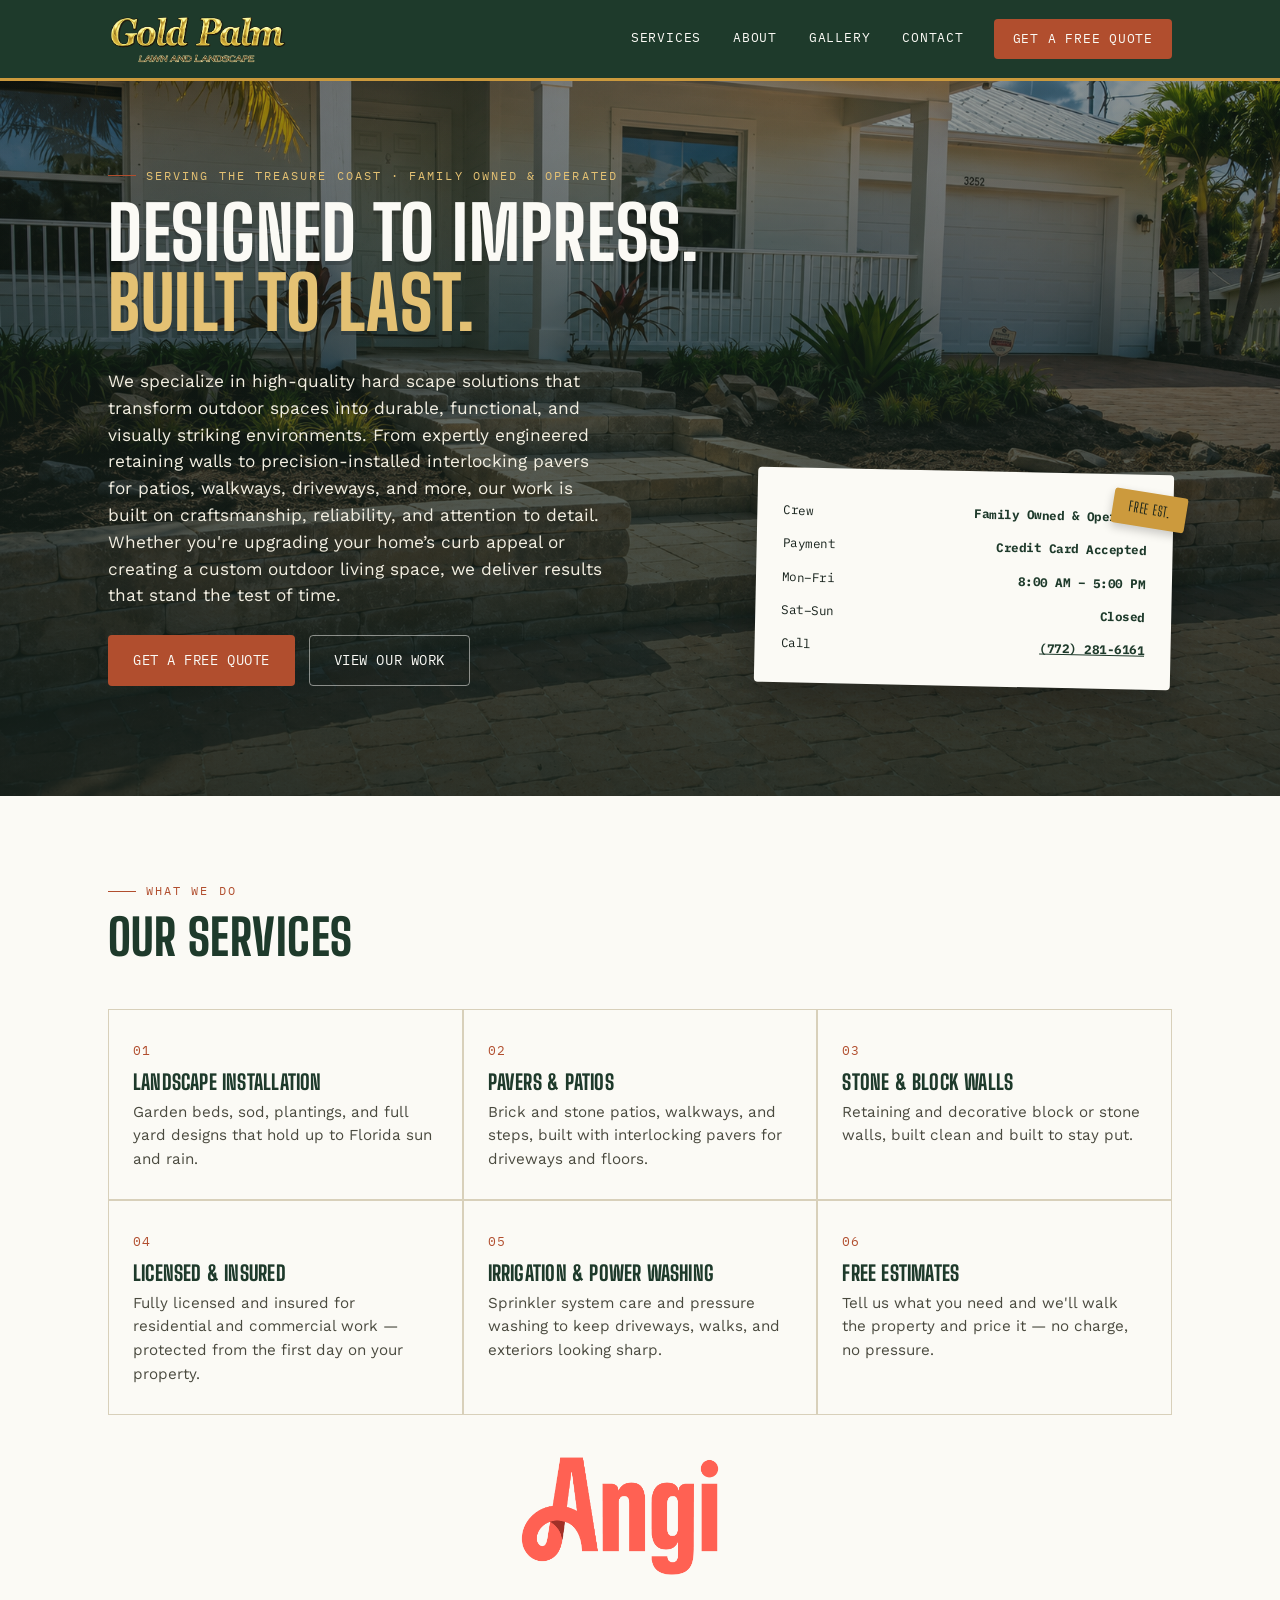
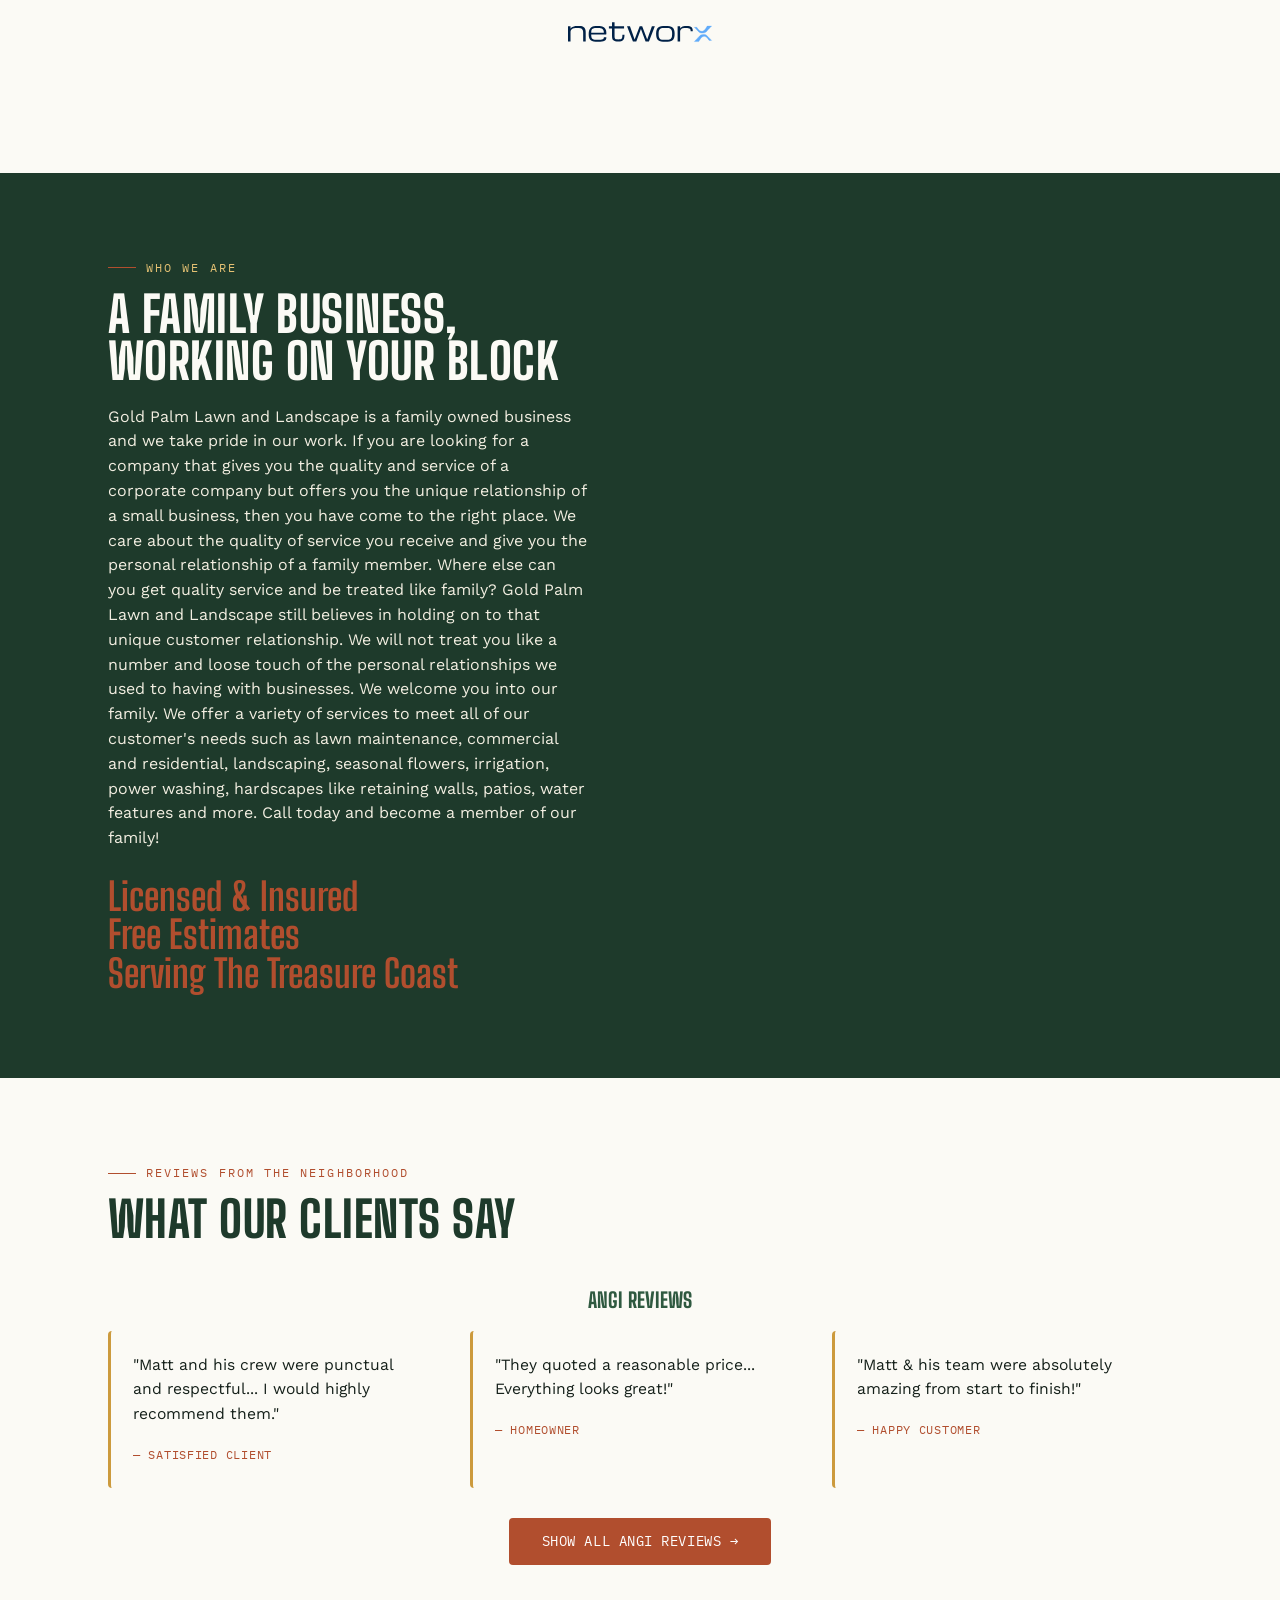
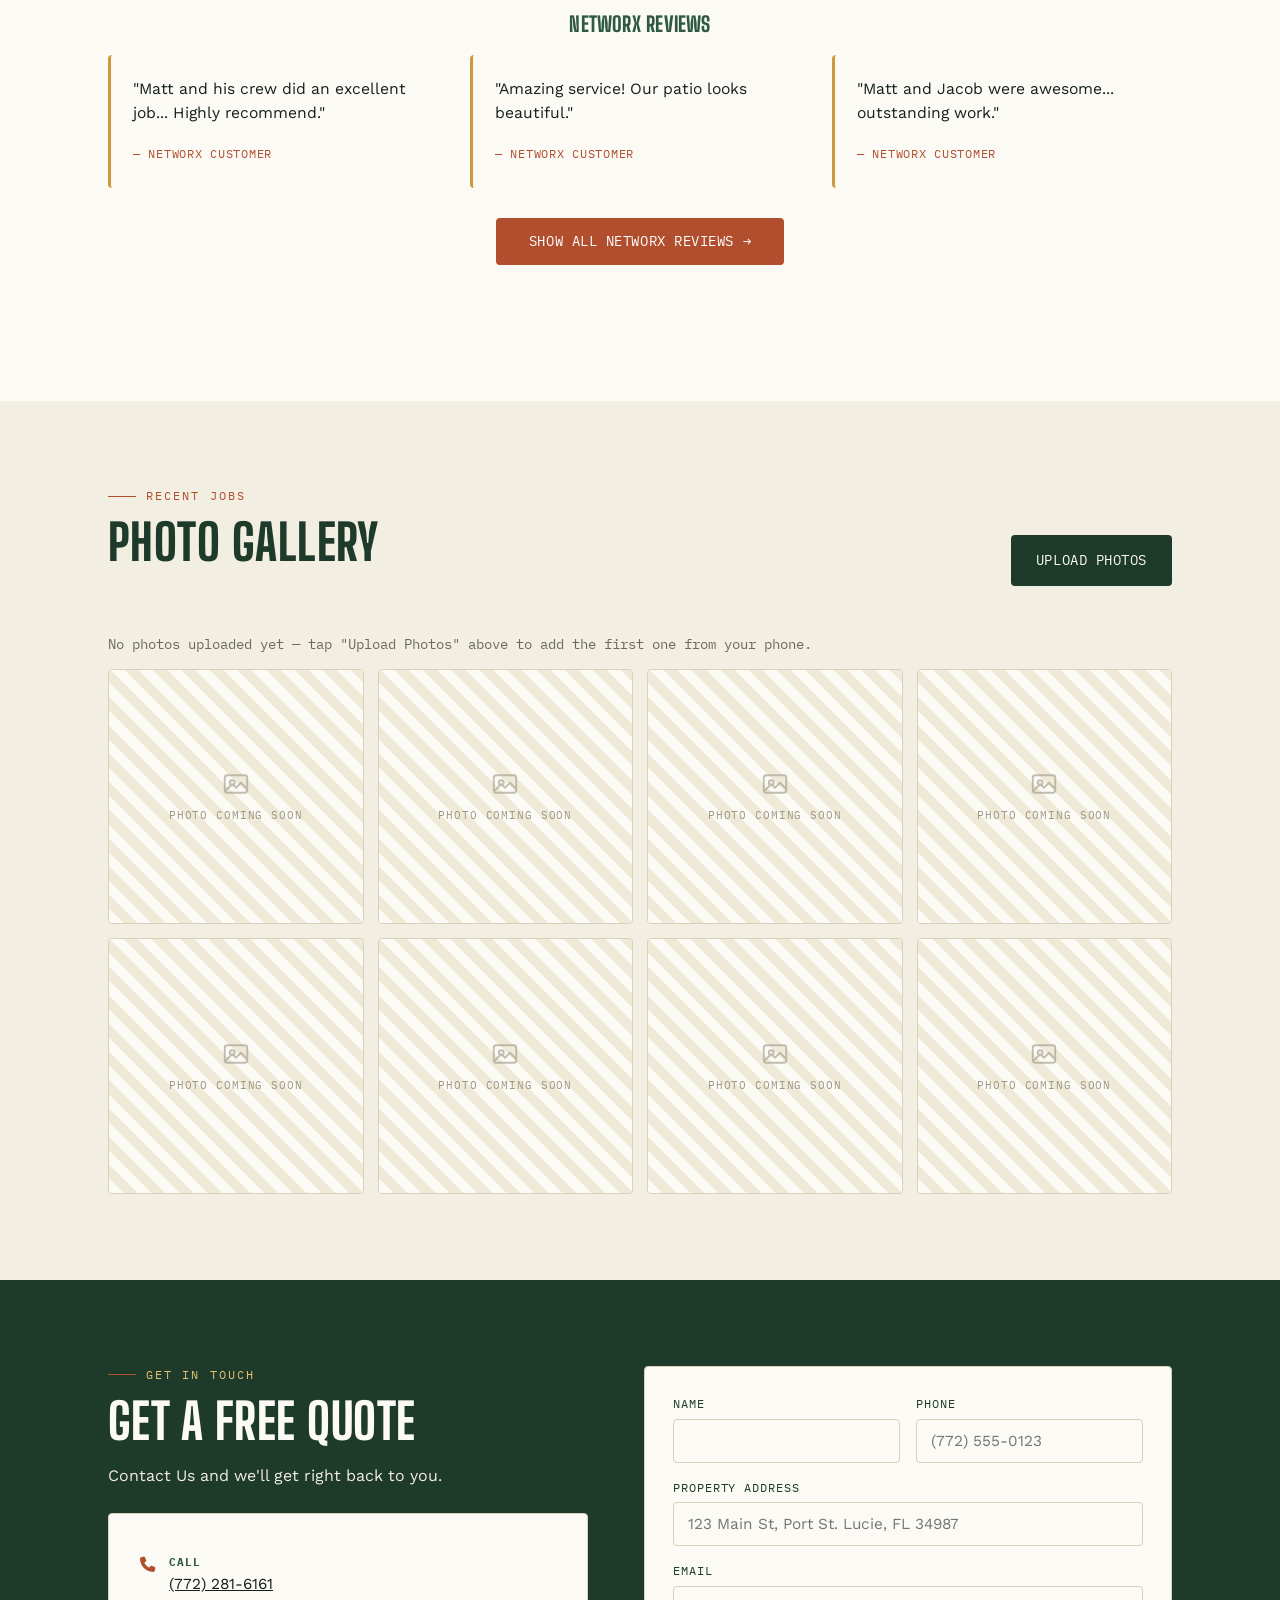
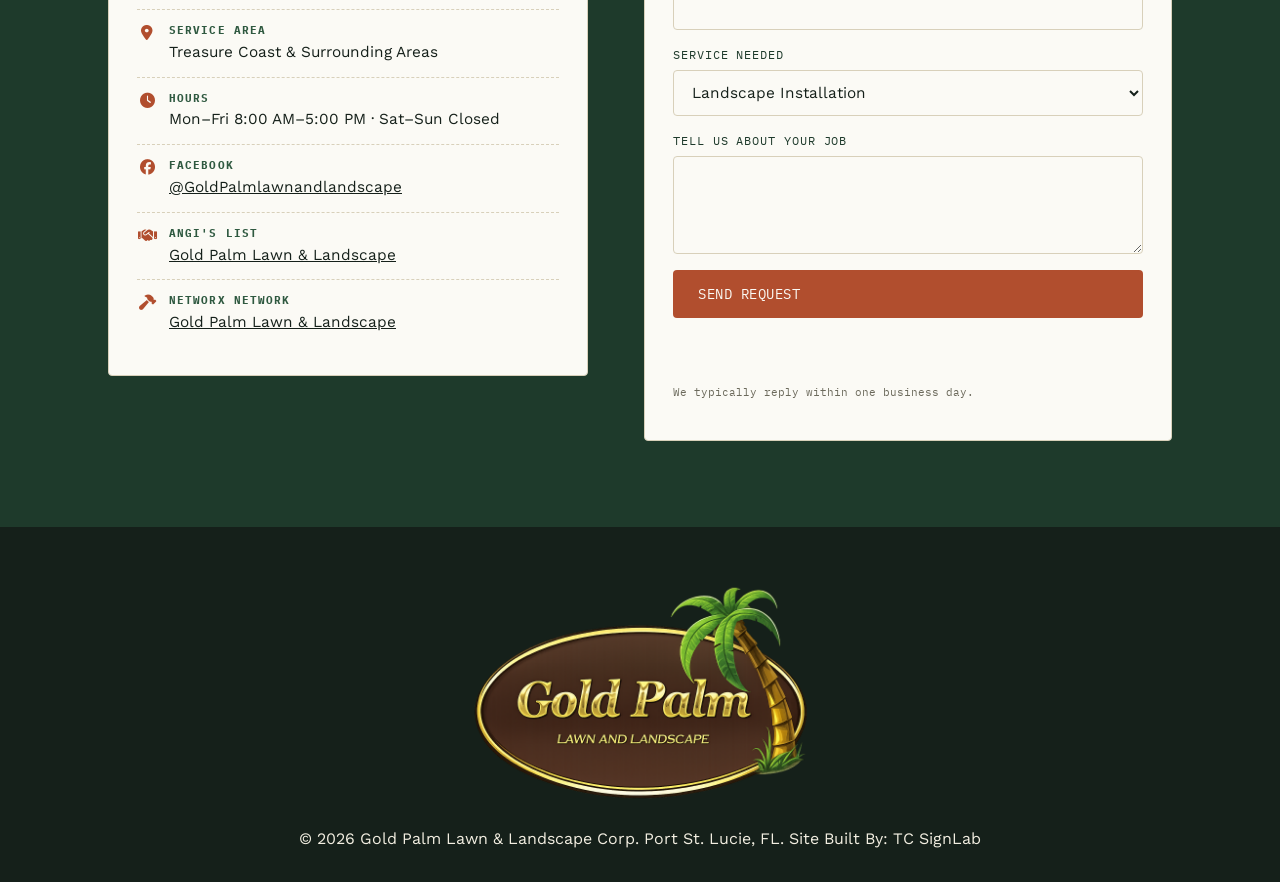
<file: index.html>
<!doctype html>
<html lang="en">
<head>
<meta charset="UTF-8">
<meta name="viewport" content="width=device-width, initial-scale=1">
<title>Gold Palm Lawn &amp; Landscape | Port St. Lucie, FL</title>
<meta name="description" content="Family-owned lawn care and landscaping in Port St. Lucie, FL. Mowing, landscape installs, pavers &amp; patios, clean-ups. Free estimates.">
<link rel="preconnect" href="https://fonts.googleapis.com">
<link rel="preconnect" href="https://fonts.gstatic.com" crossorigin>
<link href="https://fonts.googleapis.com/css2?family=Big+Shoulders+Display:wght@600;800&family=Work+Sans:wght@400;500;600;700&family=IBM+Plex+Mono:wght@500&display=swap" rel="stylesheet">
<link rel="stylesheet" href="https://cdnjs.cloudflare.com/ajax/libs/font-awesome/6.5.1/css/all.min.css">
<link rel="icon" href="assets/logo.jpg" type="image/jpeg">
<link rel="stylesheet" href="style.css">
<link rel="apple-touch-icon" sizes="180x180" href="/apple-touch-icon.png">
<link rel="icon" type="image/png" sizes="32x32" href="/favicon-32x32.png">
<link rel="icon" type="image/png" sizes="16x16" href="/favicon-16x16.png">
<link rel="manifest" href="/site.webmanifest">
<link rel="shortcut icon" href="/favicon.ico?v=2" />
</head>
<body>
<a class="skip-link" href="#main">Skip to content</a>

<!-- =================== HEADER =================== -->
<header class="site-header">
  <div class="wrap">
 <a href="#top" class="brand">
  <img src="logo.png" alt="Gold Palm Lawn & Landscape" class="brand-logo" style="height:106px; width:auto; object-fit:contain;">
  <!-- Optional fallback text if image fails to load -->
  <span class="brand-text" style="display:none;">Gold Palm<span>Lawn &amp; Landscape</span></span>
</a>
    <button class="nav-toggle" id="navToggle" aria-label="Open menu" aria-expanded="false" aria-controls="mainNav">
      <span></span><span></span><span></span>
    </button>
    <nav class="main-nav" id="mainNav">
      <a href="#services">Services</a>
      <a href="#about">About</a>
      <a href="#gallery">Gallery</a>
      <a href="#contact">Contact</a>
      <a href="#contact" class="btn btn-primary" style="padding:9px 18px;">Get a Free Quote</a>
    </nav>
  </div>
</header>

<main id="main">

  <!-- =================== HERO =================== -->
<section class="hero" id="top" style="background-image: url('hero1.png'); background-size: cover; background-position: center;">
  <div class="wrap">
    <div>
      <p class="eyebrow" style="color:var(--gold-light)">Serving The Treasure Coast &middot; Family Owned & Operated</p>
      <h1>Designed To Impress.<br><em>Built To Last.</em></h1>
      <p class="hero-sub">We specialize in high-quality hard scape solutions that transform outdoor spaces into durable, functional, and visually striking environments. From expertly engineered retaining walls to precision-installed interlocking pavers for patios, walkways, driveways, and more, our work is built on craftsmanship, reliability, and attention to detail. Whether you're upgrading your home’s curb appeal or creating a custom outdoor living space, we deliver results that stand the test of time.</p>
      <div class="hero-actions">
        <a href="#contact" class="btn btn-primary">Get A Free Quote</a>
        <a href="#gallery" class="btn btn-ghost">View Our Work</a>
      </div>
    </div>
    <div class="ticket">
      <div class="ticket-stamp">FREE&nbsp;EST.</div>
         <div class="ticket-row"><span>Crew</span><b>Family Owned &amp; Operated</b></div>
      <div class="ticket-row"><span>Payment</span><b>Credit Card Accepted</b></div>
      <div class="ticket-row"><span>Mon&ndash;Fri</span><b>8:00 AM &ndash; 5:00 PM</b></div>
      <div class="ticket-row"><span>Sat&ndash;Sun</span><b>Closed</b></div>
      <div class="ticket-row"><span>Call</span><b><a href="tel:+17722816161">(772) 281-6161</a></b></div>
    </div>
  </div>
</section>

  <!-- =================== SERVICES =================== -->
  <section id="services" class="section-paper">
    <div class="wrap">
      <div class="section-head">
        <p class="eyebrow">What We Do</p>
        <h2>Our Services</h2>
            </div>
      <div class="services-grid">
        <div class="service-card">
          <span class="service-num">01</span>
          <h3>Landscape Installation</h3>
          <p>Garden beds, sod, plantings, and full yard designs that hold up to Florida sun and rain.</p>
        </div>
        <div class="service-card">
          <span class="service-num">02</span>
          <h3>Pavers &amp; Patios</h3>
          <p>Brick and stone patios, walkways, and steps, built with interlocking pavers for driveways and floors.</p>
        </div>
        <div class="service-card">
          <span class="service-num">03</span>
          <h3>Stone &amp; Block Walls</h3>
          <p>Retaining and decorative block or stone walls, built clean and built to stay put.</p>
        </div>
        <div class="service-card">
          <span class="service-num">04</span>
          <h3>Licensed &amp; Insured</h3>
          <p>Fully licensed and insured for residential and commercial work — protected from the first day on your property.</p>
        </div>
        <div class="service-card">
          <span class="service-num">05</span>
          <h3>Irrigation &amp; Power Washing</h3>
          <p>Sprinkler system care and pressure washing to keep driveways, walks, and exteriors looking sharp.</p>
        </div>
        <div class="service-card">
          <span class="service-num">06</span>
          <h3>Free Estimates</h3>
          <p>Tell us what you need and we'll walk the property and price it — no charge, no pressure.</p>
        </div>
      </div>
    </div>
          </div>
    </div>
    <!-- TRUST SIGNALS / REVIEW SITES -->
  <div class="trust-badges" style="text-align:center; padding: 40px 0; background: var(--paper);">
    <div style="max-width:400px; margin:0 auto; display:flex; justify-content:center; gap:40px; align-items:center; flex-wrap:wrap;">
      <!-- Angi -->
      <a href="https://www.angi.com/companylist/us/fl/fort-pierce/gold-palm-lawn-and-landscape-corp target="_blank" rel="noopener" style="display:block;">
        <img src="angi.png" alt="Angi" style=" max-width:200px;">
      </a><br></br>
      
      <!-- Networx -->
      <a href="https://www.networx.com/c.gold-palm-lawn-and-landscap" target="_blank" rel="noopener" style="display:block;">
      <img src="networx.svg" alt="Networx" style="max-width:550px;"></a>
    </div>
  </div>
  </section>
  <!-- =================== ABOUT =================== -->
  <section id="about" class="section-dark">
    <div class="wrap about-grid">
      <div>
        <p class="eyebrow" style="color:var(--gold-light)">Who We Are</p>
        <h2>A family business, working on your block</h2>
        <p style="color:var(--sand); max-width:48ch;">Gold Palm Lawn and Landscape is a family owned business and we take pride in our work. If you are looking for a company that gives you the quality and service of a corporate company but offers you the unique relationship of a small business, then you have come to the right place. We care about the quality of service you receive and give you the personal relationship of a family member. Where else can you get quality service and be treated like family? Gold Palm Lawn and Landscape still believes in holding on to that unique customer relationship. We will not treat you like a number and loose touch of the personal relationships we used to having with businesses. We welcome you into our family. We offer a variety of services to meet all of our customer's needs such as lawn maintenance, commercial and residential, landscaping, seasonal flowers, irrigation, power washing, hardscapes like retaining walls, patios, water features and more. Call today and become a member of our family!</p>
        <div class="stat-row">
          <div class="stat"><b>Licensed & Insured</b><span</div>
          <div class="stat"><b>Free Estimates</b><span></div>
          <div class="stat"><b>Serving The Treasure Coast</b><span></div>
        </div>
      </div>
    </div>
  </section>

<!-- =================== TESTIMONIALS =================== -->
<section class="section-paper">
  <div class="wrap">
    <div class="section-head">
      <p class="eyebrow">Reviews From The Neighborhood</p>
      <h2>What Our Clients Say</h2>
    </div>

<!-- Angi Reviews -->
<h3 style="text-align:center; margin:40px 0 20px; color:var(--palm);">Angi Reviews</h3>
<div class="testimonial-row" id="angiReviews"></div>
<div style="text-align:center; margin:30px 0 50px;">
  <a href="https://www.angi.com/companylist/us/fl/fort-pierce/gold-palm-lawn-and-landscape-corp-reviews-161920782.htm" 
     target="_blank" rel="noopener" 
     class="btn btn-primary" style="background:var(--clay); color:white; padding:12px 32px;">
    Show All Angi Reviews →
  </a>
</div>

<!-- Networx Reviews -->
<h3 style="text-align:center; margin:40px 0 20px; color:var(--palm);">Networx Reviews</h3>
<div class="testimonial-row" id="networxReviews"></div>
<div style="text-align:center; margin:30px 0 50px;">
  <a href="https://www.networx.com/c.gold-palm-lawn-and-landscape" 
     target="_blank" rel="noopener" 
     class="btn btn-primary" style="background:var(--clay); color:white; padding:12px 32px;">
    Show All Networx Reviews →
  </a>
</div>
  </div>
</section>

  <!-- All-reviews modal -->
  <div class="modal-overlay" id="reviewsModal" hidden>
    <div class="modal-panel">
      <button class="modal-close" id="reviewsModalClose" aria-label="Close reviews">&times;</button>
      <p class="eyebrow">Sourced from Angi</p>
      <h3 style="margin:0;">All Reviews</h3>
      <p class="form-note" id="modalSummaryNote"></p>
      <div class="review-list" id="reviewList"></div>
    </div>
  </div>

  <!-- =================== GALLERY =================== -->
  <section id="gallery" class="section-paper" style="background:var(--sand);">
    <div class="wrap">
      <div class="section-head" style="display:flex; justify-content:space-between; align-items:flex-end; flex-wrap:wrap; gap:18px; max-width:none;">
        <div>
          <p class="eyebrow">Recent Jobs</p>
          <h2>Photo Gallery</h2>
        </div>
        <a href="admin.html" class="btn btn-dark">Upload Photos</a>
      </div>
      <div class="gallery-grid" id="galleryGrid">
        <!-- Filled by gallery.js from images.json. Placeholder tiles shown until photos are added. -->
      </div>
    </div>
  </section>

  <!-- =================== CONTACT =================== -->
  <section id="contact" class="section-dark">
    <div class="wrap contact-grid">
      <div>
        <p class="eyebrow" style="color:var(--gold-light)">Get In Touch</p>
        <h2>Get a free quote</h2>
        <p style="color:var(--sand);">Contact Us and we'll get right back to you.</p>
        <div class="contact-card" style="margin-top:24px;">
          <div class="contact-line"><span class="ic"><i class="fa-solid fa-phone"></i></span><div><b>Call</b><a href="tel:+17722816161">(772) 281-6161</a></div></div>
          
          <div class="contact-line"><span class="ic"><i class="fa-solid fa-location-dot"></i></span><div><b>Service Area</b>Treasure Coast &amp; Surrounding Areas</div></div>
          <div class="contact-line"><span class="ic"><i class="fa-solid fa-clock"></i></span><div><b>Hours</b>Mon&ndash;Fri 8:00 AM&ndash;5:00 PM &middot; Sat&ndash;Sun Closed</div></div>
          <div class="contact-line"><span class="ic"><i class="fa-brands fa-facebook"></i></span><div><b>Facebook</b><a href="https://www.facebook.com/GoldPalmlawnandlandscape/" target="_blank" rel="noopener">@GoldPalmlawnandlandscape</a></div></div>
        <div class="contact-line"><span class="ic"><i class="fa-solid fa-handshake"></i></span><div><b>Angi's List</b><a href="https://www.angi.com/companylist/us/fl/fort-pierce/gold-palm-lawn-and-landscape-corp" target="_blank" rel="noopener">Gold Palm Lawn & Landscape</a></div></div>
         <div class="contact-line"><span class="ic"><i class="fa-solid fa-hammer"></i></span><div><b>Networx Network</b><a href="https://www.networx.com/c.gold-palm-lawn-and-landscapep" target="_blank" rel="noopener">Gold Palm Lawn & Landscape</a></div></div>
        </div>
      </div>
      <div class="contact-card">
        <!--
          FORM SETUP: Go to https://formspree.io, create a free account
          and a new form, then replace YOUR_FORM_ID below with your
          real Formspree form ID (looks like "abcdwxyz").
        -->
        <form class="quote-form" action="https://formspree.io/f/YOUR_FORM_ID" method="POST" id="quoteForm">
          <div class="form-row">
            <div class="field">
              <label for="name">Name</label>
              <input type="text" id="name" name="name" required>
            </div>
            <div class="field">
              <label for="phone">Phone</label>
              <input type="tel" id="phone" name="phone" placeholder="(772) 555-0123" required>
            </div>
          </div>
          <div class="field">
            <label for="address">Property Address</label>
            <input type="text" id="address" name="address" placeholder="123 Main St, Port St. Lucie, FL 34987">
          </div>
          <div class="field">
            <label for="email">Email</label>
            <input type="email" id="email" name="email" required>
          </div>
          <div class="field">
            <label for="service">Service Needed</label>
            <select id="service" name="service">
              <option>Landscape Installation</option>
              <option>Pavers &amp; Patios</option>
              <option>Stone &amp; Block Walls</option>
              <option>Irrigation &amp; Power Washing</option>
              <option>Something Else</option>
            </select>
          </div>
          <div class="field">
            <label for="message">Tell Us About Your Job</label>
            <textarea id="message" name="message" rows="4" required></textarea>
          </div>
          <input type="hidden" name="_subject" value="New quote request — Gold Palm website">
          <button type="submit" class="btn btn-primary">Send Request</button>
          <p class="form-status" id="formStatus" role="status"></p>
          <p class="form-note">We typically reply within one business day.</p>
        </form>
      </div>
    </div>
  </section>
</main>

<!-- =================== FOOTER =================== -->
<footer>
      <div align="center"> 
        <img src="logo3.png" alt="Gold Palm Lawn & Landscape" style="height:250px;">
      &copy; 2026 Gold Palm Lawn &amp; Landscape Corp. Port St. Lucie, FL. Site Built By: TC SignLab
    </div>
</footer>

<script>
  document.getElementById('year').textContent = new Date().getFullYear();

  // mobile nav toggle
  const navToggle = document.getElementById('navToggle');
  const mainNav = document.getElementById('mainNav');
  navToggle.addEventListener('click', () => {
    const open = mainNav.classList.toggle('open');
    navToggle.setAttribute('aria-expanded', open);
  });
  mainNav.querySelectorAll('a').forEach(a => a.addEventListener('click', () => {
    mainNav.classList.remove('open');
    navToggle.setAttribute('aria-expanded', false);
  }));

  // Formspree AJAX submit so we can show a status message without leaving the page
  const form = document.getElementById('quoteForm');
  const status = document.getElementById('formStatus');
  form.addEventListener('submit', async (e) => {
    e.preventDefault();
    status.textContent = 'Sending...';
    status.className = 'form-status';
    try{
      const res = await fetch(form.action, {
        method: 'POST',
        body: new FormData(form),
        headers: { 'Accept': 'application/json' }
      });
      if(res.ok){
        status.textContent = "Thanks — we'll be in touch soon.";
        status.className = 'form-status ok';
        form.reset();
      } else {
        status.textContent = 'Something went wrong. Please call (772) 281-6161 instead.';
        status.className = 'form-status err';
      }
    } catch(err){
      status.textContent = 'Something went wrong. Please call (772) 281-6161 instead.';
      status.className = 'form-status err';
    }
  });
</script>
<script src="reviews.js"></script>
<script src="gallery.js"></script>
<script src="reviews.js"></script>
</body>
</html>
</file>
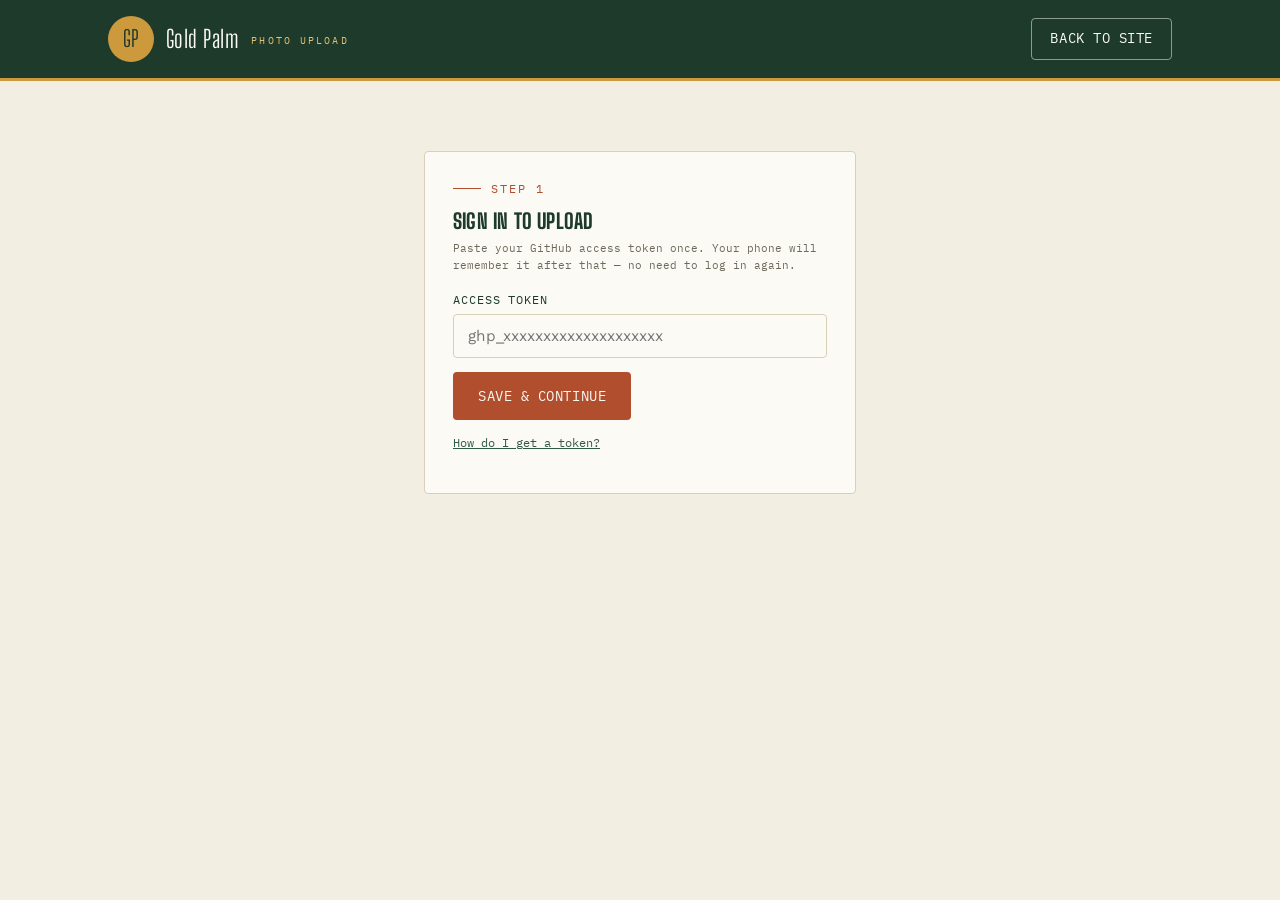
<file: admin.html>
<!doctype html>
<html lang="en">
<head>
<meta charset="UTF-8">
<meta name="viewport" content="width=device-width, initial-scale=1">
<title>Upload Photos | Gold Palm Lawn &amp; Landscape</title>
<meta name="robots" content="noindex">
<link rel="preconnect" href="https://fonts.googleapis.com">
<link rel="preconnect" href="https://fonts.gstatic.com" crossorigin>
<link href="https://fonts.googleapis.com/css2?family=Big+Shoulders+Display:wght@600;800&family=Work+Sans:wght@400;500;600;700&family=IBM+Plex+Mono:wght@500&display=swap" rel="stylesheet">
<link rel="stylesheet" href="https://cdnjs.cloudflare.com/ajax/libs/font-awesome/6.5.1/css/all.min.css">
<link rel="stylesheet" href="style.css">
<style>
  .admin-wrap{ max-width: 480px; margin: 0 auto; padding: 70px 24px 100px; }
  .admin-card{ background: var(--paper); border:1px solid var(--line); border-radius: var(--radius); padding: 28px; }
  .admin-card + .admin-card{ margin-top: 18px; }
  .thumb-preview{ width:100%; aspect-ratio:1/1; border-radius: var(--radius); overflow:hidden; background: var(--sand); display:flex; align-items:center; justify-content:center; margin-bottom: 16px; border: 1px dashed var(--line); position:relative; }
  .thumb-preview img{ width:100%; height:100%; object-fit:cover; }
  .thumb-preview.multi { flex-wrap: wrap; gap: 4px; overflow: auto; }
  .thumb-preview.multi img { width: 48%; height: auto; aspect-ratio: 1/1; object-fit: cover; }
  .small-link{ font-family: var(--mono); font-size:0.75rem; text-decoration:underline; color: var(--palm); }
  .upload-status{ font-family: var(--mono); font-size:0.85rem; margin-top:12px; }
  .upload-status.ok{ color: var(--palm); }
  .upload-status.err{ color: var(--clay); }
  .upload-status.busy{ color: #6c6a5c; }
  .photo-list{ margin-top:10px; display:flex; flex-direction:column; gap:8px; }
  .photo-list-item{ display:flex; align-items:center; gap:10px; font-family: var(--mono); font-size:0.78rem; }
  .photo-list-item img{ width:42px; height:42px; object-fit:cover; border-radius:3px; }
  .progress { margin-top: 8px; height: 6px; background: #e5e5d9; border-radius: 3px; overflow: hidden; }
  .progress-bar { height: 100%; background: var(--palm); width: 0%; transition: width 0.3s ease; }
</style>
</head>
<body>

<header class="site-header">
  <div class="wrap">
    <a href="index.html" class="brand">
      <span class="brand-mark">GP</span>
      <span class="brand-text">Gold Palm<span>Photo Upload</span></span>
    </a>
    <a href="index.html" class="btn btn-ghost" style="padding:9px 18px;">Back to Site</a>
  </div>
</header>

<div class="admin-wrap">

  <!-- LOGIN STEP -->
  <div class="admin-card" id="loginCard">
    <p class="eyebrow">Step 1</p>
    <h3>Sign in to upload</h3>
    <p class="form-note" style="margin-bottom:16px;">Paste your GitHub access token once. Your phone will remember it after that — no need to log in again.</p>
    <div class="field">
      <label for="tokenInput">Access Token</label>
      <input type="password" id="tokenInput" placeholder="ghp_xxxxxxxxxxxxxxxxxxxx" autocomplete="off">
    </div>
    <button class="btn btn-primary" id="loginBtn" style="margin-top:14px;">Save &amp; Continue</button>
    <p class="small-link" style="display:block; margin-top:14px;" id="howToToken">How do I get a token?</p>
    <div id="tokenHelp" style="display:none; margin-top:12px; font-size:0.88rem; color:#4a4a3f;">
      <ol style="padding-left:18px; margin:0;">
        <li>On GitHub, go to <b>Settings &rarr; Developer settings &rarr; Personal access tokens &rarr; Fine-grained tokens</b>.</li>
        <li>Click <b>Generate new token</b>, name it "Gold Palm photo upload".</li>
        <li>Under <b>Repository access</b>, choose only this website's repository.</li>
        <li>Under <b>Permissions</b>, set <b>Contents</b> to <b>Read and write</b>.</li>
        <li>Generate it, copy the token, and paste it above. Save it somewhere safe — GitHub only shows it once.</li>
      </ol>
    </div>
  </div>

  <!-- UPLOAD STEP -->
  <div class="admin-card" id="uploadCard" style="display:none;">
    <p class="eyebrow">Step 2 — Batch Upload</p>
    <h3>Add Photos to Gallery</h3>
    <div class="thumb-preview" id="thumbPreview">
      <span class="form-note">Photo previews will appear here</span>
    </div>
    <div class="field">
      <label for="fileInput">Choose Photos (multiple allowed)</label>
      <input type="file" id="fileInput" accept="image/*" capture="environment" multiple>
    </div>
    <div class="field" style="margin-top:12px;">
      <label for="captionInput">Common Caption (optional — applied to all)</label>
      <input type="text" id="captionInput" placeholder="e.g. Paver patio install, Tradition">
    </div>
    <button class="btn btn-primary" id="uploadBtn" style="margin-top:16px;">Upload All to Gallery</button>
    <div class="progress" id="progressContainer" style="display:none;"><div class="progress-bar" id="progressBar"></div></div>
    <p class="upload-status" id="uploadStatus"></p>
  </div>

  <div class="admin-card" id="recentCard" style="display:none;">
    <p class="eyebrow">Recently added</p>
    <div class="photo-list" id="recentList"></div>
  </div>

  <div class="admin-card" id="logoutCard" style="display:none;">
    <button class="btn btn-dark" id="logoutBtn">Sign Out On This Phone</button>
  </div>

</div>

<script src="upload.js"></script>
</body>
</html>
</file>
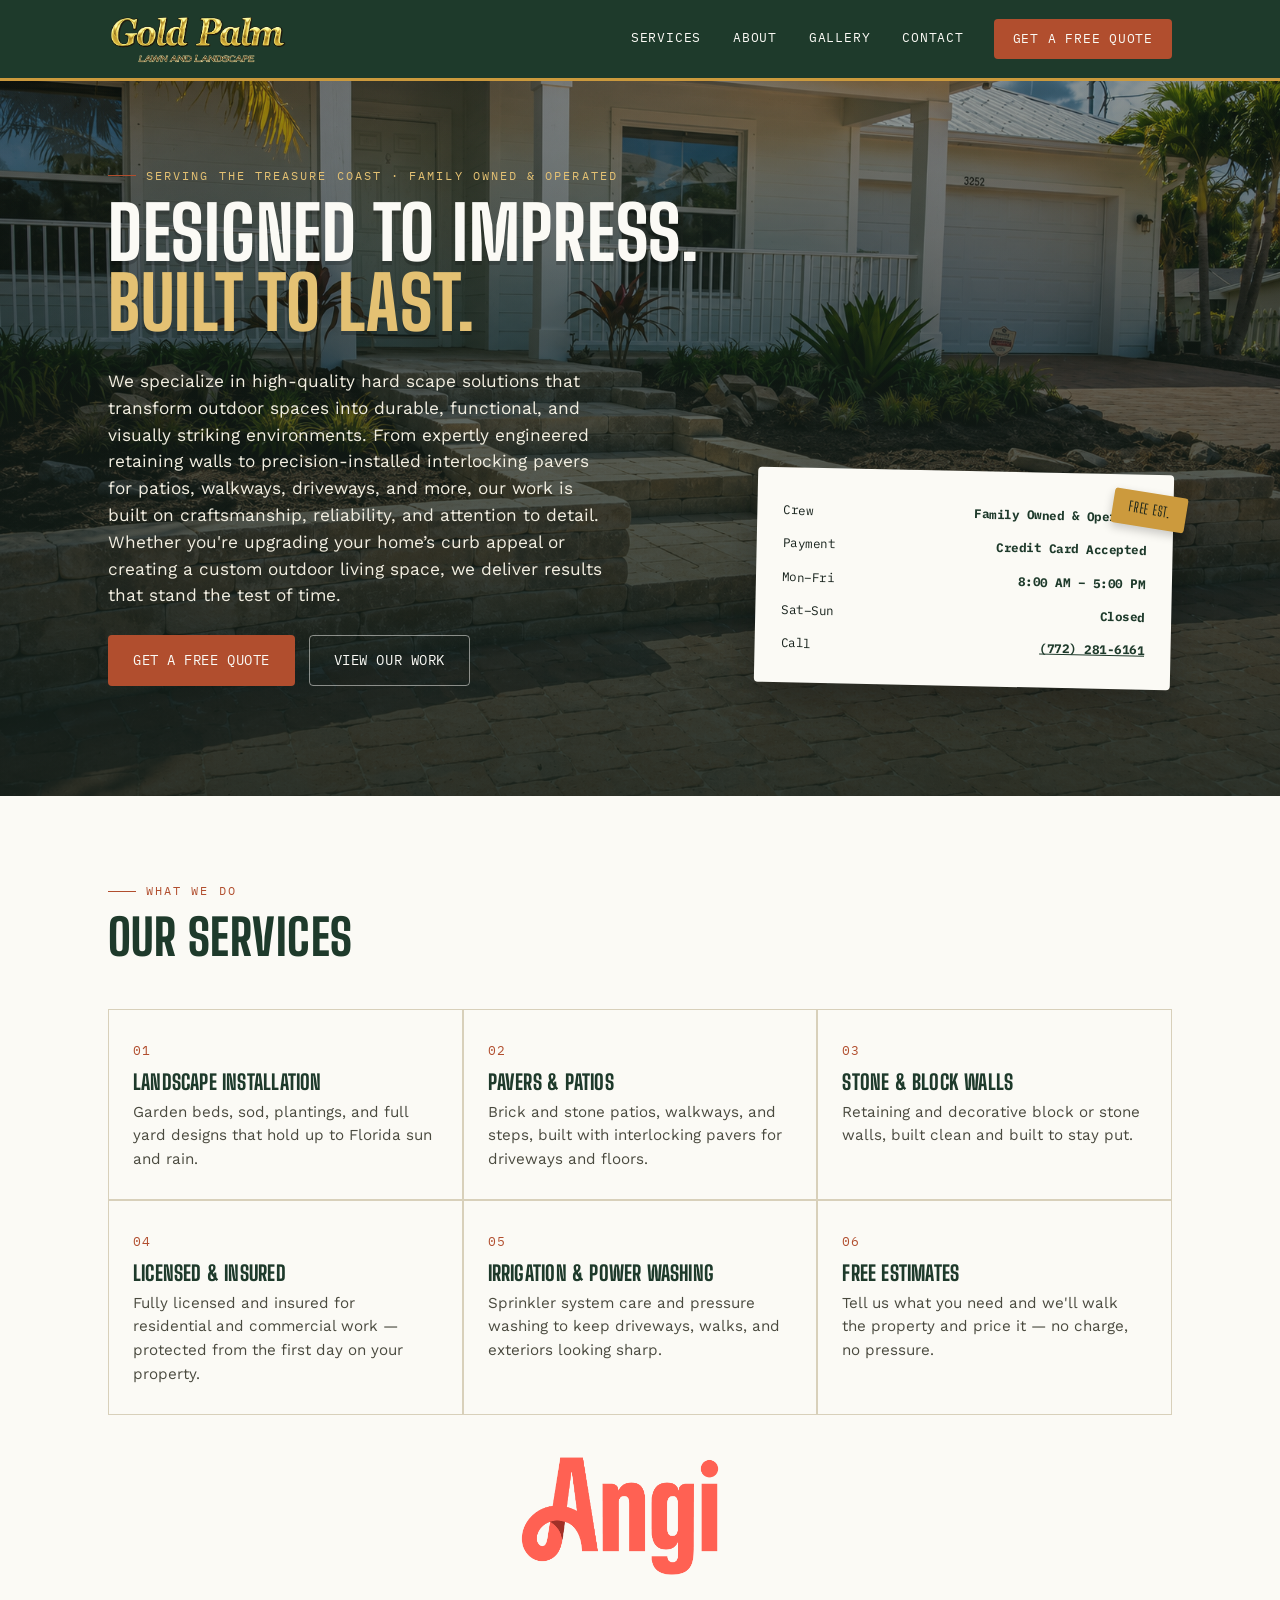
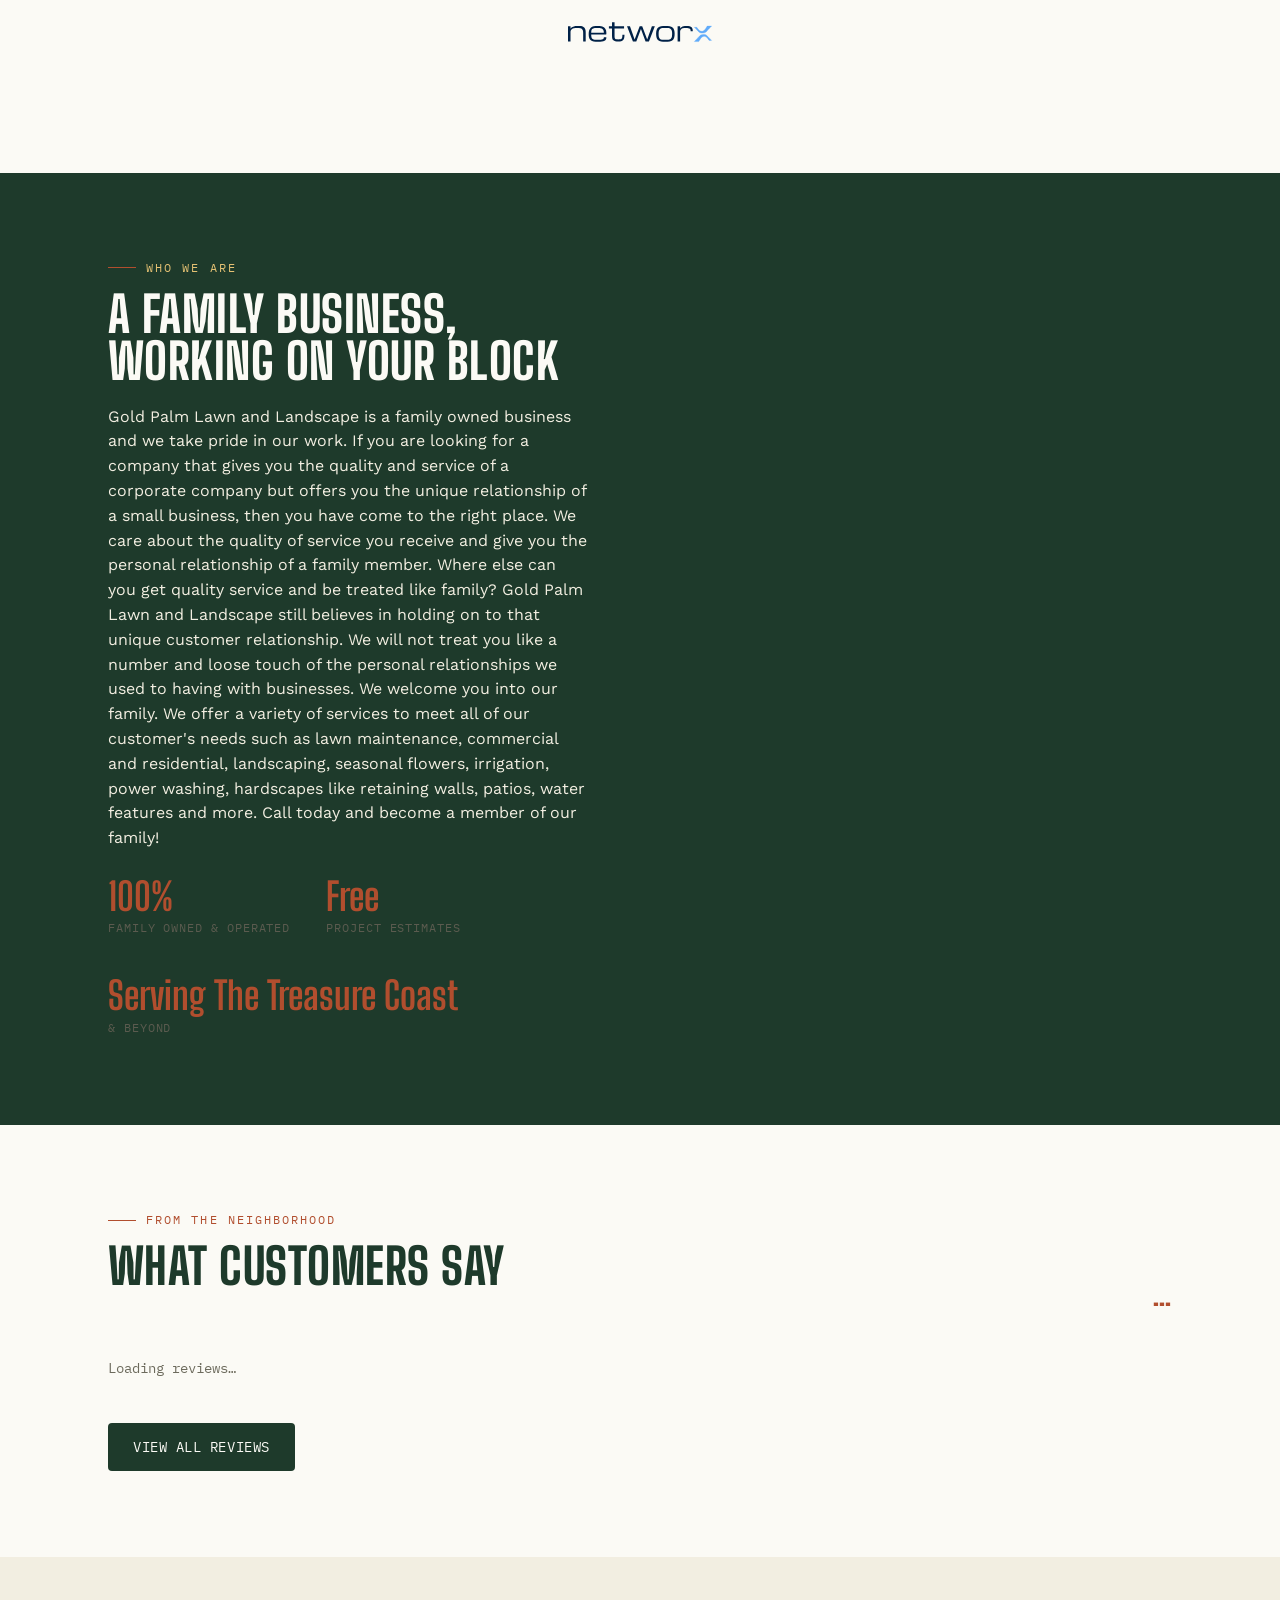
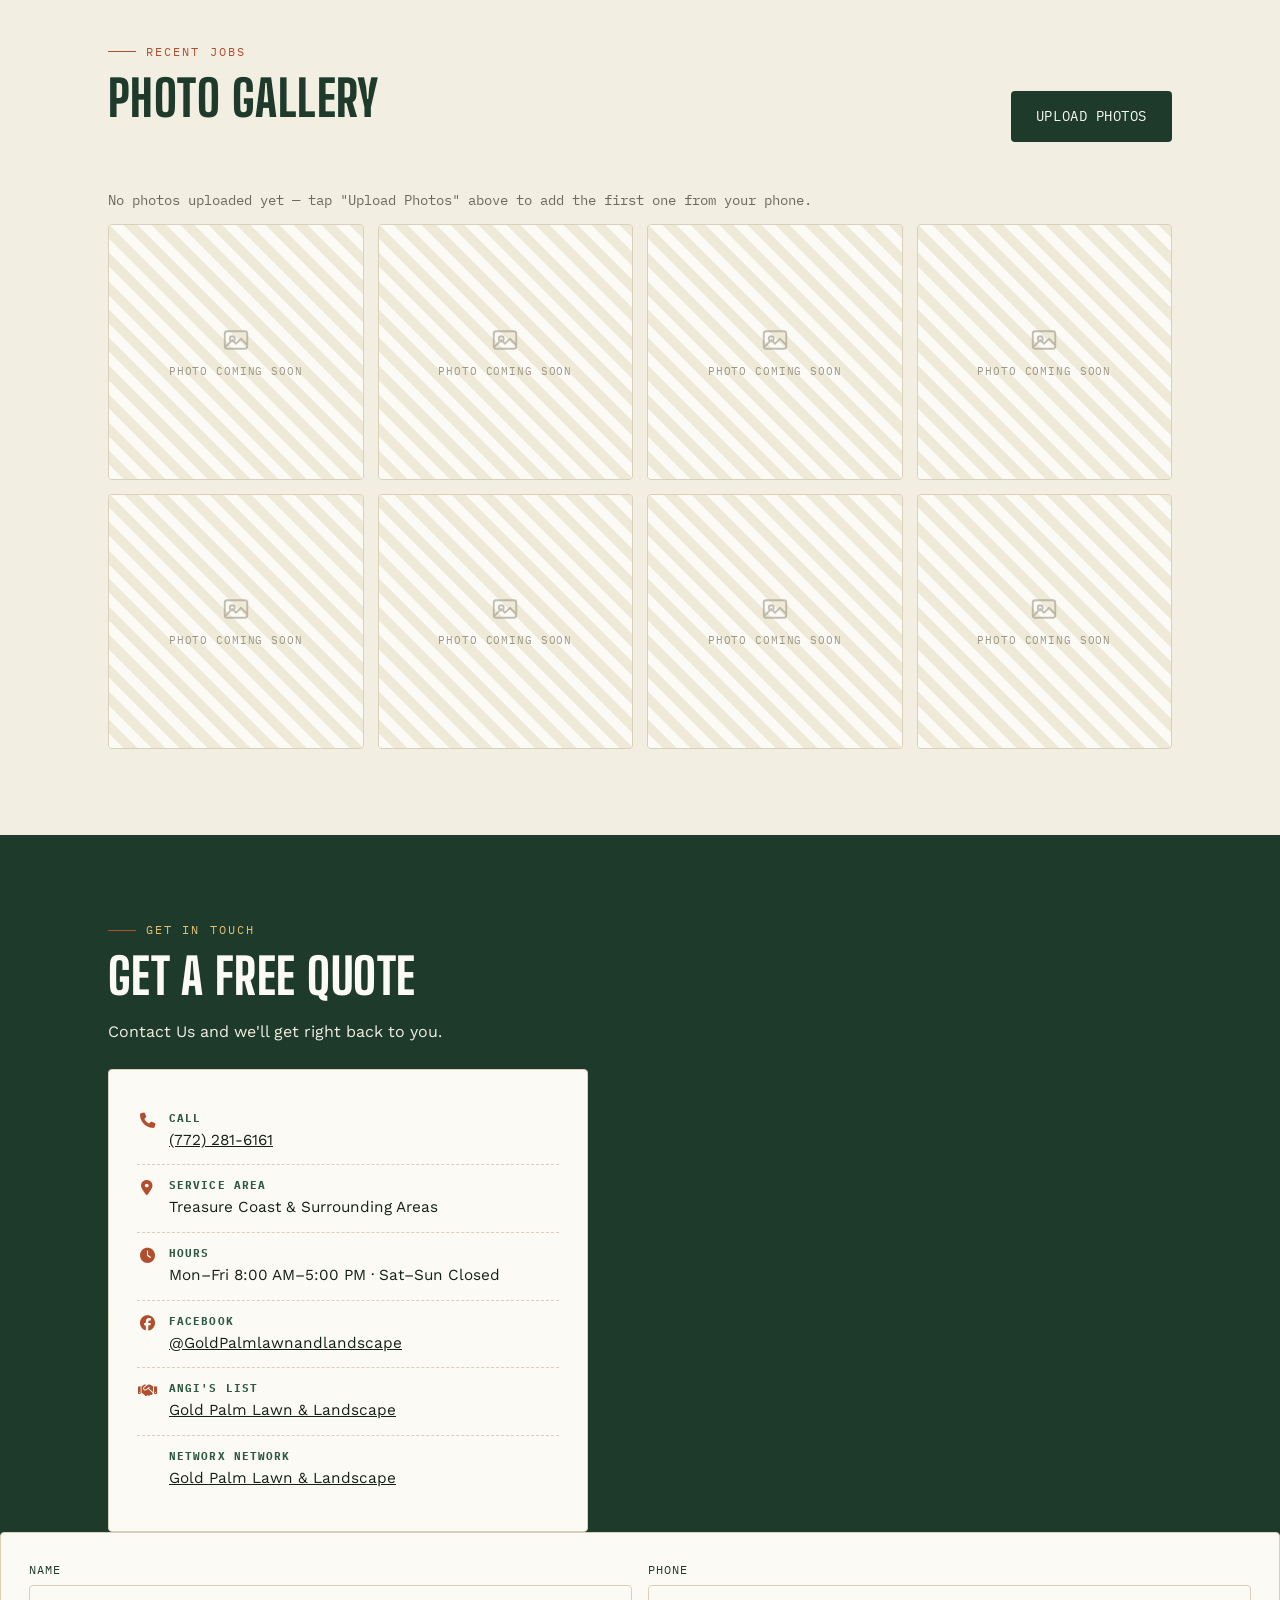
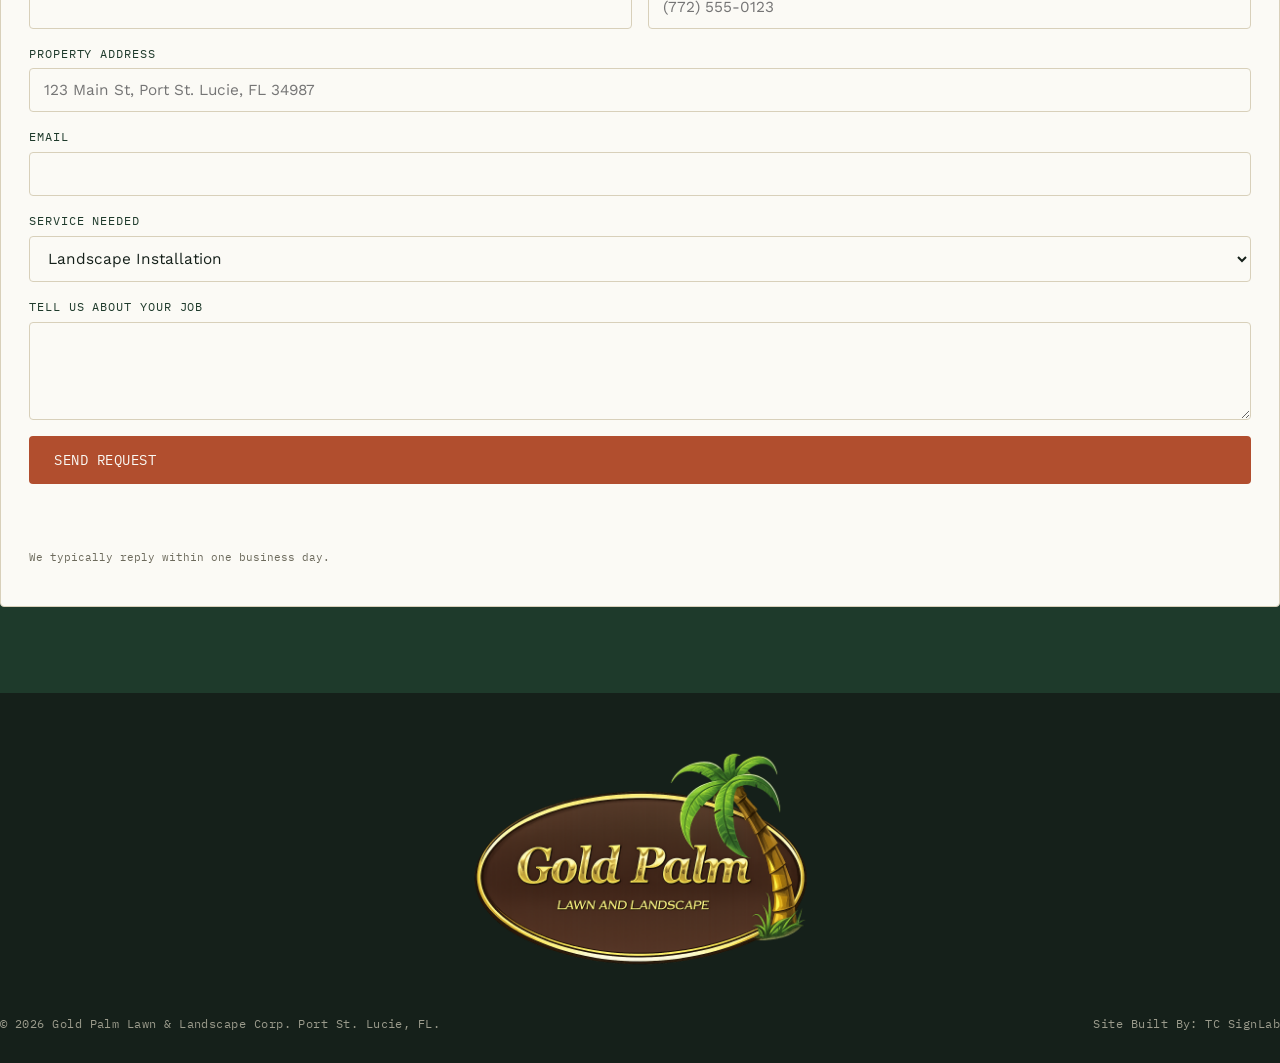
<file: index2.html>
<!doctype html>
<html lang="en">
<head>
<meta charset="UTF-8">
<meta name="viewport" content="width=device-width, initial-scale=1">
<title>Gold Palm Lawn &amp; Landscape | Port St. Lucie, FL</title>
<meta name="description" content="Family-owned lawn care and landscaping in Port St. Lucie, FL. Mowing, landscape installs, pavers &amp; patios, clean-ups. Free estimates.">
<link rel="preconnect" href="https://fonts.googleapis.com">
<link rel="preconnect" href="https://fonts.gstatic.com" crossorigin>
<link href="https://fonts.googleapis.com/css2?family=Big+Shoulders+Display:wght@600;800&family=Work+Sans:wght@400;500;600;700&family=IBM+Plex+Mono:wght@500&display=swap" rel="stylesheet">
<link rel="stylesheet" href="https://cdnjs.cloudflare.com/ajax/libs/font-awesome/6.5.1/css/all.min.css">
<link rel="icon" href="assets/logo.jpg" type="image/jpeg">
<link rel="stylesheet" href="style.css">
</head>
<body>
<a class="skip-link" href="#main">Skip to content</a>

<!-- =================== HEADER =================== -->
<header class="site-header">
  <div class="wrap">
 <a href="#top" class="brand">
  <img src="logo.png" alt="Gold Palm Lawn & Landscape" class="brand-logo" style="height:106px; width:auto; object-fit:contain;">
  <!-- Optional fallback text if image fails to load -->
  <span class="brand-text" style="display:none;">Gold Palm<span>Lawn &amp; Landscape</span></span>
</a>
    <button class="nav-toggle" id="navToggle" aria-label="Open menu" aria-expanded="false" aria-controls="mainNav">
      <span></span><span></span><span></span>
    </button>
    <nav class="main-nav" id="mainNav">
      <a href="#services">Services</a>
      <a href="#about">About</a>
      <a href="#gallery">Gallery</a>
      <a href="#contact">Contact</a>
      <a href="#contact" class="btn btn-primary" style="padding:9px 18px;">Get a Free Quote</a>
    </nav>
  </div>
</header>

<main id="main">

  <!-- =================== HERO =================== -->
<section class="hero" id="top" style="background-image: url('hero1.png'); background-size: cover; background-position: center;">
  <div class="wrap">
    <div>
      <p class="eyebrow" style="color:var(--gold-light)">Serving The Treasure Coast &middot; Family Owned & Operated</p>
      <h1>Designed To Impress.<br><em>Built To Last.</em></h1>
      <p class="hero-sub">We specialize in high-quality hard scape solutions that transform outdoor spaces into durable, functional, and visually striking environments. From expertly engineered retaining walls to precision-installed interlocking pavers for patios, walkways, driveways, and more, our work is built on craftsmanship, reliability, and attention to detail. Whether you're upgrading your home’s curb appeal or creating a custom outdoor living space, we deliver results that stand the test of time.</p>
      <div class="hero-actions">
        <a href="#contact" class="btn btn-primary">Get A Free Quote</a>
        <a href="#gallery" class="btn btn-ghost">View Our Work</a>
      </div>
    </div>
    <div class="ticket">
      <div class="ticket-stamp">FREE&nbsp;EST.</div>
         <div class="ticket-row"><span>Crew</span><b>Family Owned &amp; Operated</b></div>
      <div class="ticket-row"><span>Payment</span><b>Credit Card Accepted</b></div>
      <div class="ticket-row"><span>Mon&ndash;Fri</span><b>8:00 AM &ndash; 5:00 PM</b></div>
      <div class="ticket-row"><span>Sat&ndash;Sun</span><b>Closed</b></div>
      <div class="ticket-row"><span>Call</span><b><a href="tel:+17722816161">(772) 281-6161</a></b></div>
    </div>
  </div>
</section>

  <!-- =================== SERVICES =================== -->
  <section id="services" class="section-paper">
    <div class="wrap">
      <div class="section-head">
        <p class="eyebrow">What We Do</p>
        <h2>Our Services</h2>
            </div>
      <div class="services-grid">
        <div class="service-card">
          <span class="service-num">01</span>
          <h3>Landscape Installation</h3>
          <p>Garden beds, sod, plantings, and full yard designs that hold up to Florida sun and rain.</p>
        </div>
        <div class="service-card">
          <span class="service-num">02</span>
          <h3>Pavers &amp; Patios</h3>
          <p>Brick and stone patios, walkways, and steps, built with interlocking pavers for driveways and floors.</p>
        </div>
        <div class="service-card">
          <span class="service-num">03</span>
          <h3>Stone &amp; Block Walls</h3>
          <p>Retaining and decorative block or stone walls, built clean and built to stay put.</p>
        </div>
        <div class="service-card">
          <span class="service-num">04</span>
          <h3>Licensed &amp; Insured</h3>
          <p>Fully licensed and insured for residential and commercial work — protected from the first day on your property.</p>
        </div>
        <div class="service-card">
          <span class="service-num">05</span>
          <h3>Irrigation &amp; Power Washing</h3>
          <p>Sprinkler system care and pressure washing to keep driveways, walks, and exteriors looking sharp.</p>
        </div>
        <div class="service-card">
          <span class="service-num">06</span>
          <h3>Free Estimates</h3>
          <p>Tell us what you need and we'll walk the property and price it — no charge, no pressure.</p>
        </div>
      </div>
    </div>
          </div>
    </div>
    <!-- TRUST SIGNALS / REVIEW SITES -->
  <div class="trust-badges" style="text-align:center; padding: 40px 0; background: var(--paper);">
    <div style="max-width:400px; margin:0 auto; display:flex; justify-content:center; gap:40px; align-items:center; flex-wrap:wrap;">
      <!-- Angi -->
      <a href="https://www.angi.com/companylist/us/fl/fort-pierce/gold-palm-lawn-and-landscape-corp target="_blank" rel="noopener" style="display:block;">
        <img src="angi.png" alt="Angi" style=" max-width:200px;">
      </a><br></br>
      
      <!-- Networx -->
      <a href="https://www.networx.com/c.gold-palm-lawn-and-landscap" target="_blank" rel="noopener" style="display:block;">
      <img src="networx.svg" alt="Networx" style="max-width:550px;">
      </a>
    </div>
  </div>
  </section>
  <!-- =================== ABOUT =================== -->
  <section id="about" class="section-dark">
    <div class="wrap about-grid">
      <div>
        <p class="eyebrow" style="color:var(--gold-light)">Who we are</p>
        <h2>A family business, working on your block</h2>
        <p style="color:var(--sand); max-width:48ch;">Gold Palm Lawn and Landscape is a family owned business and we take pride in our work. If you are looking for a company that gives you the quality and service of a corporate company but offers you the unique relationship of a small business, then you have come to the right place. We care about the quality of service you receive and give you the personal relationship of a family member. Where else can you get quality service and be treated like family? Gold Palm Lawn and Landscape still believes in holding on to that unique customer relationship. We will not treat you like a number and loose touch of the personal relationships we used to having with businesses. We welcome you into our family. We offer a variety of services to meet all of our customer's needs such as lawn maintenance, commercial and residential, landscaping, seasonal flowers, irrigation, power washing, hardscapes like retaining walls, patios, water features and more. Call today and become a member of our family!</p>
        <div class="stat-row">
          <div class="stat"><b>100%</b><span>Family Owned & Operated</span></div>
          <div class="stat"><b>Free</b><span>Project Estimates</span></div>
          <div class="stat"><b>Serving The Treasure Coast</b><span>& Beyond</span></div>
        </div>
      </div>
    </div>
  </section>

  <!-- =================== TESTIMONIALS =================== -->
  <section class="section-paper" id="reviews">
    <div class="wrap">
      <div class="reviews-head">
        <div>
          <p class="eyebrow">From the neighborhood</p>
          <h2>What customers say</h2>
        </div>
        <div class="reviews-summary" id="reviewsSummary">
          <span class="score">&hellip;</span>
        </div>
      </div>
      <div class="testimonial-row" id="testimonialRow">
        <p class="testimonial-loading">Loading reviews&hellip;</p>
      </div>
      <div style="margin-top:30px; display:flex; align-items:center; gap:16px; flex-wrap:wrap;">
        <button class="btn btn-dark" id="viewAllReviewsBtn">View All Reviews</button>
        <span class="form-note" id="reviewsUpdated"></span>
      </div>
    </div>
  </section>

  <!-- All-reviews modal -->
  <div class="modal-overlay" id="reviewsModal" hidden>
    <div class="modal-panel">
      <button class="modal-close" id="reviewsModalClose" aria-label="Close reviews">&times;</button>
      <p class="eyebrow">Sourced from Angi</p>
      <h3 style="margin:0;">All Reviews</h3>
      <p class="form-note" id="modalSummaryNote"></p>
      <div class="review-list" id="reviewList"></div>
    </div>
  </div>

  <!-- =================== GALLERY =================== -->
  <section id="gallery" class="section-paper" style="background:var(--sand);">
    <div class="wrap">
      <div class="section-head" style="display:flex; justify-content:space-between; align-items:flex-end; flex-wrap:wrap; gap:18px; max-width:none;">
        <div>
          <p class="eyebrow">Recent jobs</p>
          <h2>Photo Gallery</h2>
        </div>
        <a href="admin.html" class="btn btn-dark">Upload Photos</a>
      </div>
      <div class="gallery-grid" id="galleryGrid">
        <!-- Filled by gallery.js from images.json. Placeholder tiles shown until photos are added. -->
      </div>
    </div>
  </section>

  <!-- =================== CONTACT =================== -->
  <section id="contact" class="section-dark">
    <div class="wrap contact-grid">
      <div>
        <p class="eyebrow" style="color:var(--gold-light)">Get In Touch</p>
        <h2>Get a free quote</h2>
        <p style="color:var(--sand);">Contact Us and we'll get right back to you.</p>
        <div class="contact-card" style="margin-top:24px;">
          <div class="contact-line"><span class="ic"><i class="fa-solid fa-phone"></i></span><div><b>Call</b><a href="tel:+17722816161">(772) 281-6161</a></div></div>
          
          <div class="contact-line"><span class="ic"><i class="fa-solid fa-location-dot"></i></span><div><b>Service Area</b>Treasure Coast &amp; Surrounding Areas</div></div>
          <div class="contact-line"><span class="ic"><i class="fa-solid fa-clock"></i></span><div><b>Hours</b>Mon&ndash;Fri 8:00 AM&ndash;5:00 PM &middot; Sat&ndash;Sun Closed</div></div>
          <div class="contact-line"><span class="ic"><i class="fa-brands fa-facebook"></i></span><div><b>Facebook</b><a href="https://www.facebook.com/GoldPalmlawnandlandscape/" target="_blank" rel="noopener">@GoldPalmlawnandlandscape</a></div></div>
        <div class="contact-line"><span class="ic"><i class="fa-solid fa-handshake"></i></span><div><b>Angi's List</b><a href="https://www.angi.com/companylist/us/fl/fort-pierce/gold-palm-lawn-and-landscape-corp" target="_blank" rel="noopener">Gold Palm Lawn & Landscape</a></div></div>
         <div class="contact-line"><span class="ic"><i class="fa-solid fa-brick"></i></span><div><b>Networx Network</b><a href="https://www.networx.com/c.gold-palm-lawn-and-landscapep" target="_blank" rel="noopener">Gold Palm Lawn & Landscape</a></div></div>
        </div></div>
      </div>

      <div class="contact-card">
        <!--
          FORM SETUP: Go to https://formspree.io, create a free account
          and a new form, then replace YOUR_FORM_ID below with your
          real Formspree form ID (looks like "abcdwxyz").
        -->
        <form class="quote-form" action="https://formspree.io/f/YOUR_FORM_ID" method="POST" id="quoteForm">
          <div class="form-row">
            <div class="field">
              <label for="name">Name</label>
              <input type="text" id="name" name="name" required>
            </div>
            <div class="field">
              <label for="phone">Phone</label>
              <input type="tel" id="phone" name="phone" placeholder="(772) 555-0123" required>
            </div>
          </div>
          <div class="field">
            <label for="address">Property Address</label>
            <input type="text" id="address" name="address" placeholder="123 Main St, Port St. Lucie, FL 34987">
          </div>
          <div class="field">
            <label for="email">Email</label>
            <input type="email" id="email" name="email" required>
          </div>
          <div class="field">
            <label for="service">Service Needed</label>
            <select id="service" name="service">
              <option>Landscape Installation</option>
              <option>Pavers &amp; Patios</option>
              <option>Stone &amp; Block Walls</option>
              <option>Irrigation &amp; Power Washing</option>
              <option>Something Else</option>
            </select>
          </div>
          <div class="field">
            <label for="message">Tell Us About Your Job</label>
            <textarea id="message" name="message" rows="4" required></textarea>
          </div>
          <input type="hidden" name="_subject" value="New quote request — Gold Palm website">
          <button type="submit" class="btn btn-primary">Send Request</button>
          <p class="form-status" id="formStatus" role="status"></p>
          <p class="form-note">We typically reply within one business day.</p>
        </form>
      </div>
    </div>
  </section>
</main>

<!-- =================== FOOTER =================== -->
<footer>
      <div align="center"> 
        <img src="logo3.png" alt="Gold Palm Lawn & Landscape" style="height:250px;">
      </div>
    <div class="footer-bottom">
      <span>&copy; <span id="year"></span> Gold Palm Lawn &amp; Landscape Corp. Port St. Lucie, FL.</span>
      <span>Site Built By: TC SignLab</span>
    </div>
</footer>

<script>
  document.getElementById('year').textContent = new Date().getFullYear();

  // mobile nav toggle
  const navToggle = document.getElementById('navToggle');
  const mainNav = document.getElementById('mainNav');
  navToggle.addEventListener('click', () => {
    const open = mainNav.classList.toggle('open');
    navToggle.setAttribute('aria-expanded', open);
  });
  mainNav.querySelectorAll('a').forEach(a => a.addEventListener('click', () => {
    mainNav.classList.remove('open');
    navToggle.setAttribute('aria-expanded', false);
  }));

  // Formspree AJAX submit so we can show a status message without leaving the page
  const form = document.getElementById('quoteForm');
  const status = document.getElementById('formStatus');
  form.addEventListener('submit', async (e) => {
    e.preventDefault();
    status.textContent = 'Sending...';
    status.className = 'form-status';
    try{
      const res = await fetch(form.action, {
        method: 'POST',
        body: new FormData(form),
        headers: { 'Accept': 'application/json' }
      });
      if(res.ok){
        status.textContent = "Thanks — we'll be in touch soon.";
        status.className = 'form-status ok';
        form.reset();
      } else {
        status.textContent = 'Something went wrong. Please call (772) 281-6161 instead.';
        status.className = 'form-status err';
      }
    } catch(err){
      status.textContent = 'Something went wrong. Please call (772) 281-6161 instead.';
      status.className = 'form-status err';
    }
  });
</script>
<script src="reviews.js"></script>
<script src="gallery.js"></script>
</body>
</html>
</file>
<file: style.css>
/* ===========================================================
   GOLD PALM LAWN & LANDSCAPE — design tokens
   Theme: a landscaper's job ticket — mowed-stripe fields,
   stamped estimates, dashed tear-lines, spec-sheet labels.
   =========================================================== */

:root{
  --ink:        #15201A;
  --palm-deep:  #1E3A2B;
  --palm:       #2F5940;
  --palm-light: #4F8061;
  --gold:       #CC9A3D;
  --gold-light: #E4C173;
  --clay:       #B14E2E;
  --sand:       #F2EEE1;
  --paper:      #FBFAF5;
  --line:       #D8D0BA;

  --display: "Big Shoulders Display", sans-serif;
  --body:    "Work Sans", system-ui, sans-serif;
  --mono:    "IBM Plex Mono", monospace;

  --radius: 4px;
  --max: 1120px;
}

@media (prefers-reduced-motion: reduce){
  *{ animation-duration: 0.001ms !important; transition-duration: 0.001ms !important; }
}

*{ box-sizing: border-box; }
html{ scroll-behavior: smooth; }
body{
  margin:0;
  background: var(--sand);
  color: var(--ink);
  font-family: var(--body);
  font-size: 16px;
  line-height: 1.55;
}

img{ max-width:100%; display:block; }
a{ color: inherit; }
.wrap{ max-width: var(--max); margin: 0 auto; padding: 0 28px; }

h1,h2,h3{
  font-family: var(--display);
  font-weight: 800;
  letter-spacing: 0.01em;
  text-transform: uppercase;
  line-height: 0.95;
  margin: 0 0 0.4em;
}
h2{ font-size: clamp(2rem, 5vw, 3.1rem); color: var(--palm-deep); }
h3{ font-size: 1.3rem; color: var(--palm-deep); }
p{ margin: 0 0 1em; }

.eyebrow{
  font-family: var(--mono);
  text-transform: uppercase;
  letter-spacing: 0.18em;
  font-size: 0.72rem;
  color: var(--clay);
  display:flex;
  align-items:center;
  gap: 10px;
  margin-bottom: 14px;
}
.eyebrow::before{
  content:"";
  width: 28px; height: 1px;
  background: var(--clay);
  display:inline-block;
}

/* ---------- buttons ---------- */
.btn{
  display:inline-flex;
  align-items:center;
  gap:8px;
  font-family: var(--mono);
  font-size: 0.85rem;
  letter-spacing: 0.04em;
  text-transform: uppercase;
  text-decoration:none;
  padding: 14px 24px;
  border-radius: var(--radius);
  border: 1px solid transparent;
  cursor:pointer;
  transition: transform .15s ease, background .15s ease;
}
.btn:hover{ transform: translateY(-2px); }
.btn:focus-visible{ outline: 3px solid var(--gold); outline-offset: 2px; }
.btn-primary{ background: var(--clay); color: var(--paper); }
.btn-primary:hover{ background:#9c4326; }
.btn-ghost{ background: transparent; border-color: rgba(251,250,245,0.5); color: var(--paper); }
.btn-ghost:hover{ background: rgba(251,250,245,0.12); }
.btn-dark{ background: var(--palm-deep); color: var(--paper); }
.btn-dark:hover{ background: var(--ink); }

/* ---------- header ---------- */
.site-header{
  position: sticky; top:0; z-index: 50;
  background: var(--palm-deep);
  border-bottom: 3px solid var(--gold);
}
.site-header .wrap{
  display:flex; align-items:center; justify-content:space-between;
  height: 78px;
}
.brand{ display:flex; align-items:center; gap: 12px; text-decoration:none; }
.brand-mark{
  width: 46px; height:46px; border-radius:50%;
  background: var(--gold);
  display:flex; align-items:center; justify-content:center;
  font-family: var(--display); font-size:1.4rem; color: var(--palm-deep);
  flex: none;
}
.brand-text{ font-family: var(--display); color: var(--paper); font-size: 1.5rem; letter-spacing:0.02em; line-height:1; }
.brand-text span{ display:block; font-family: var(--mono); font-size:0.6rem; letter-spacing:0.22em; color: var(--gold-light); text-transform:uppercase; margin-top:4px; }
.brand-logo {
  height: 46px;
  width: auto;
  max-width: 180px;
  object-fit: contain;
  flex: none;
}

/* Fallback if image doesn't load */
.brand-text {
  display: flex;
  align-items: center;
  gap: 12px;
}
nav.main-nav{ display:flex; align-items:center; gap: 28px; }
nav.main-nav a{
  color: var(--paper); text-decoration:none;
  font-family: var(--mono); font-size:0.8rem; letter-spacing:0.06em; text-transform:uppercase;
  padding: 6px 2px; border-bottom: 2px solid transparent;
}
nav.main-nav a:hover{ border-color: var(--gold); }
.nav-toggle{ display:none; }

@media (max-width: 760px){
  nav.main-nav{ position:fixed; inset: 78px 0 auto 0; background: var(--palm-deep); flex-direction:column; align-items:flex-start; padding: 18px 28px 24px; gap:16px; transform: translateY(-130%); transition: transform .25s ease; border-bottom: 3px solid var(--gold); }
  nav.main-nav.open{ transform: translateY(0); }
  .nav-toggle{ display:flex; flex-direction:column; gap:5px; background:none; border:none; cursor:pointer; padding:8px; }
  .nav-toggle span{ width:24px; height:2px; background: var(--paper); display:block; }
}

/* ---------- hero ---------- */
.hero{
  position: relative;
  overflow: hidden;
  background: repeating-linear-gradient(
    115deg,
    var(--palm-deep) 0px, var(--palm-deep) 64px,
    var(--palm) 64px, var(--palm) 128px
  );
  padding: 86px 0 110px;
}
.hero::after{
  content:"";
  position:absolute; inset:0;
  background: linear-gradient(180deg, rgba(21,32,26,0.05) 0%, rgba(21,32,26,0.55) 100%);
  pointer-events:none;
}
.hero .wrap{ position:relative; z-index:2; display:grid; grid-template-columns: 1.3fr 0.9fr; gap: 48px; align-items:end; }
@media (max-width: 860px){ .hero .wrap{ grid-template-columns: 1fr; } }

.hero h1{
  font-size: clamp(2.6rem, 6.4vw, 4.6rem);
  color: var(--paper);
  text-shadow: 0 4px 0 rgba(0,0,0,0.18);
}
.hero h1 em{ font-style:normal; color: var(--gold-light); }
.hero-sub{ color: var(--sand); max-width: 46ch; font-size:1.08rem; }
.hero-actions{ display:flex; gap:14px; flex-wrap:wrap; margin-top: 26px; }

/* ticket-stub card */
.ticket{
  background: var(--paper);
  border-radius: var(--radius);
  padding: 26px 26px 22px;
  position: relative;
  box-shadow: 0 18px 40px rgba(0,0,0,0.28);
  transform: rotate(1.2deg);
}
.ticket-row{ display:flex; justify-content:space-between; font-family: var(--mono); font-size:0.78rem; letter-spacing:0.04em; padding: 7px 0; }
.ticket-row.divider{ border-top: 2px dashed var(--line); margin-top: 4px; padding-top: 11px; }
.ticket-row b{ color: var(--palm-deep); }
.ticket-stamp{
  position:absolute; top: 18px; right: -14px;
  background: var(--gold); color: var(--ink);
  font-family: var(--display); font-size: 0.85rem; letter-spacing: 0.06em;
  padding: 7px 16px; transform: rotate(8deg);
  border-radius: 3px;
  box-shadow: 0 4px 10px rgba(0,0,0,0.2);
}

/* ---------- section shells ---------- */
section{ padding: 86px 0; }
.section-dark{ background: var(--palm-deep); color: var(--sand); }
.section-dark h2{ color: var(--paper); }
.section-paper{ background: var(--paper); }

.section-head{ max-width: 640px; margin-bottom: 48px; }

/* ---------- services ---------- */
.services-grid{
  display:grid; grid-template-columns: repeat(3, 1fr); gap: 2px;
  background: var(--line);
  border: 1px solid var(--line);
}
@media (max-width: 760px){ .services-grid{ grid-template-columns: 1fr 1fr; } }
@media (max-width: 480px){ .services-grid{ grid-template-columns: 1fr; } }
.service-card{
  background: var(--paper);
  padding: 28px 24px;
}
.service-num{ font-family: var(--mono); color: var(--clay); font-size:0.8rem; letter-spacing:0.08em; }
.service-card h3{ margin: 10px 0 8px; }
.service-card p{ color: #4a4a3f; font-size:0.95rem; margin:0; }

/* ---------- about ---------- */
.about-grid{ display:grid; grid-template-columns: 1fr 1fr; gap: 60px; align-items:center; }
@media (max-width: 860px){ .about-grid{ grid-template-columns: 1fr; gap: 36px; } }
.about-photo{
  aspect-ratio: 4/3;
  background: linear-gradient(135deg, var(--palm) 0%, var(--palm-deep) 100%);
  border-radius: var(--radius);
  display:flex; align-items:center; justify-content:center;
  color: var(--gold-light); font-family: var(--mono); font-size:0.78rem; letter-spacing:0.1em; text-transform:uppercase; text-align:center; padding: 24px;
  border: 1px solid var(--palm-light);
}
.stat-row{ display:flex; gap: 36px; margin-top: 26px; flex-wrap:wrap; }
.stat b{ display:block; font-family: var(--display); font-size: 2.4rem; color: var(--clay); line-height:1; }
.stat span{ font-family: var(--mono); font-size:0.72rem; letter-spacing:0.08em; text-transform:uppercase; color:#5b5b4f; }

/* ---------- testimonials ---------- */
.testimonial-row{ display:grid; grid-template-columns: repeat(3,1fr); gap: 22px; }
@media (max-width: 860px){ .testimonial-row{ grid-template-columns: 1fr; } }
.testimonial{
  background: var(--paper);
  border-left: 3px solid var(--gold);
  padding: 22px 22px;
  border-radius: var(--radius);
}
.testimonial p{ font-size: 0.98rem; color: var(--ink); }
.testimonial cite{ font-family: var(--mono); font-style:normal; font-size:0.75rem; letter-spacing:0.06em; text-transform:uppercase; color: var(--clay); }

/* ---------- reviews ---------- */
.reviews-head{ display:flex; justify-content:space-between; align-items:flex-end; flex-wrap:wrap; gap:18px; margin-bottom: 48px; }
.reviews-summary{ display:flex; align-items:center; gap: 14px; font-family: var(--mono); }
.reviews-summary .score{ font-family: var(--display); font-size: 2.4rem; color: var(--clay); line-height:1; }
.reviews-summary .stars{ color: var(--gold); letter-spacing: 2px; font-size: 1rem; }
.reviews-summary .count{ font-size: 0.78rem; color: #5b5b4f; display:block; }
.reviews-summary a{ font-size: 0.72rem; text-decoration: underline; color: var(--palm); }
.testimonial-loading{ font-family: var(--mono); font-size:0.85rem; color:#6c6a5c; grid-column: 1/-1; }
.testimonial .stars{ color: var(--gold); font-size: 0.85rem; letter-spacing: 1px; display:block; margin-bottom: 8px; }
.testimonial .neg-badge{ display:inline-block; font-family: var(--mono); font-size:0.62rem; letter-spacing:0.08em; text-transform:uppercase; color: var(--clay); border:1px solid var(--clay); border-radius: 3px; padding: 2px 6px; margin-bottom:8px; }

/* ---------- review modal ---------- */
.modal-overlay{
  position: fixed; inset: 0; z-index: 200;
  background: rgba(21,32,26,0.72);
  display:flex; align-items:flex-start; justify-content:center;
  padding: 40px 18px;
  overflow-y: auto;
}
.modal-overlay[hidden]{ display:none; }
.modal-panel{
  background: var(--paper);
  border-radius: var(--radius);
  max-width: 720px; width:100%;
  padding: 32px 30px 36px;
  position: relative;
  box-shadow: 0 30px 60px rgba(0,0,0,0.4);
}
.modal-close{
  position:absolute; top: 18px; right: 18px;
  width: 36px; height:36px; border-radius:50%;
  border:1px solid var(--line); background: var(--sand);
  font-family: var(--mono); font-size: 1rem; cursor:pointer; color: var(--ink);
}
.modal-close:hover{ background: var(--clay); color: var(--paper); }
.review-list{ margin-top: 22px; display:flex; flex-direction:column; gap:16px; max-height: 60vh; overflow-y:auto; padding-right: 6px; }
.review-row{ border-bottom: 1px dashed var(--line); padding-bottom: 14px; }
.review-row:last-child{ border-bottom:none; }
.review-row-head{ display:flex; justify-content:space-between; align-items:baseline; gap:10px; flex-wrap:wrap; }
.review-row-head b{ font-family: var(--display); font-size:1.05rem; color: var(--palm-deep); text-transform:none; letter-spacing:0; }
.review-row-head .stars{ color: var(--gold); font-size:0.8rem; }
.review-row-head .date{ font-family: var(--mono); font-size:0.7rem; color:#8a8a7a; }
.review-row p{ margin: 6px 0 0; font-size: 0.92rem; color: var(--ink); }
.review-row p.no-text{ color:#9b9686; font-style: italic; }

/* ---------- gallery ---------- */
.gallery-grid{
  display:grid; grid-template-columns: repeat(4, 1fr); gap: 14px;
}
@media (max-width: 860px){ .gallery-grid{ grid-template-columns: repeat(2, 1fr); } }
.gallery-item{
  aspect-ratio: 1/1;
  border-radius: var(--radius);
  overflow:hidden;
  background: var(--paper);
  border: 1px solid var(--line);
  position: relative;
}
.gallery-item img{ width:100%; height:100%; object-fit:cover; }
.gallery-placeholder{
  width:100%; height:100%;
  display:flex; flex-direction:column; align-items:center; justify-content:center; gap:8px;
  color: #9b9686; font-family: var(--mono); font-size: 0.68rem; letter-spacing: 0.08em; text-transform:uppercase; text-align:center; padding:10px;
  background: repeating-linear-gradient(45deg, var(--paper) 0 10px, #efe9d8 10px 20px);
}
.gallery-placeholder svg{ width: 30px; height:30px; opacity:0.6; }
.gallery-empty{ font-family: var(--mono); color:#6c6a5c; font-size:0.85rem; }

/* ---------- contact ---------- */
.contact-grid{ display:grid; grid-template-columns: 1fr 1.1fr; gap: 56px; }
@media (max-width: 860px){ .contact-grid{ grid-template-columns: 1fr; gap: 36px; } }
.contact-card{ background: var(--paper); border-radius: var(--radius); padding: 28px; border:1px solid var(--line); color: var(--ink); }
.contact-line{ display:flex; gap:12px; padding: 12px 0; border-bottom: 1px dashed var(--line); font-size:0.96rem; }
.contact-line:last-child{ border-bottom:none; }
.contact-line .ic{ flex:none; width: 20px; text-align:center; color: var(--clay); }
.contact-line b{ display:block; font-family: var(--mono); font-size:0.68rem; letter-spacing:0.1em; text-transform:uppercase; color: var(--palm); margin-bottom: 2px; }

form.quote-form{ display:flex; flex-direction:column; gap: 16px; }
.form-row{ display:grid; grid-template-columns: 1fr 1fr; gap: 16px; }
@media (max-width: 540px){ .form-row{ grid-template-columns: 1fr; } }
label{ font-family: var(--mono); font-size:0.72rem; letter-spacing:0.08em; text-transform:uppercase; color: var(--palm-deep); margin-bottom:6px; display:block; }
input, select, textarea{
  width:100%; padding: 12px 14px; border-radius: var(--radius);
  border: 1px solid var(--line); background: var(--paper);
  font-family: var(--body); font-size: 0.96rem; color: var(--ink);
}
input:focus, select:focus, textarea:focus{ outline: 2px solid var(--clay); outline-offset:1px; }
.field{ display:flex; flex-direction:column; }
.form-note{ font-family: var(--mono); font-size:0.7rem; color:#6c6a5c; }
.form-status{ font-family: var(--mono); font-size:0.85rem; padding: 10px 0; }
.form-status.ok{ color: var(--palm); }
.form-status.err{ color: var(--clay); }

/* ---------- footer ---------- */
footer{ background: var(--ink); color: var(--sand); padding: 50px 0 30px; }
.footer-top{ display:flex; justify-content:space-between; align-items:flex-start; flex-wrap:wrap; gap: 30px; padding-bottom: 30px; border-bottom: 1px solid rgba(251,250,245,0.15); }
.social-links{ display:flex; gap: 14px; }
.social-links a{
  width: 44px; height:44px; border-radius:50%;
  background: rgba(251,250,245,0.08);
  display:flex; align-items:center; justify-content:center;
  text-decoration:none; color: var(--sand);
  border: 1px solid rgba(251,250,245,0.2);
  transition: background .15s ease, transform .15s ease;
}
.social-links a:hover{ background: var(--gold); color: var(--ink); transform: translateY(-3px); }
.social-links svg{ width:20px; height:20px; }
.footer-bottom{ padding-top: 22px; font-family: var(--mono); font-size:0.72rem; letter-spacing:0.04em; color:#9b9b8c; display:flex; justify-content:space-between; flex-wrap:wrap; gap:10px; }

.skip-link{ position:absolute; left:-999px; top:auto; }
.skip-link:focus{ left: 16px; top: 16px; background: var(--gold); color:var(--ink); padding: 10px 16px; z-index: 200; border-radius: var(--radius); }

.sr-only{ position:absolute; width:1px; height:1px; padding:0; margin:-1px; overflow:hidden; clip:rect(0,0,0,0); white-space:nowrap; border:0; }

.logo-badge{
  background: var(--paper);
  border-radius: 8px;
  padding: 6px 10px;
  display:flex; align-items:center;
  flex: none;
}
.logo-badge img{ height: 44px; width:auto; display:block; }
@media (max-width:480px){ .logo-badge img{ height:36px; } }
.hero::before {
  content: "";
  position: absolute;
  inset: 0;
  background: linear-gradient(180deg, rgba(21,32,26,0.4) 0%, rgba(21,32,26,0.75) 100%);
  pointer-events: none;
}
</file>
